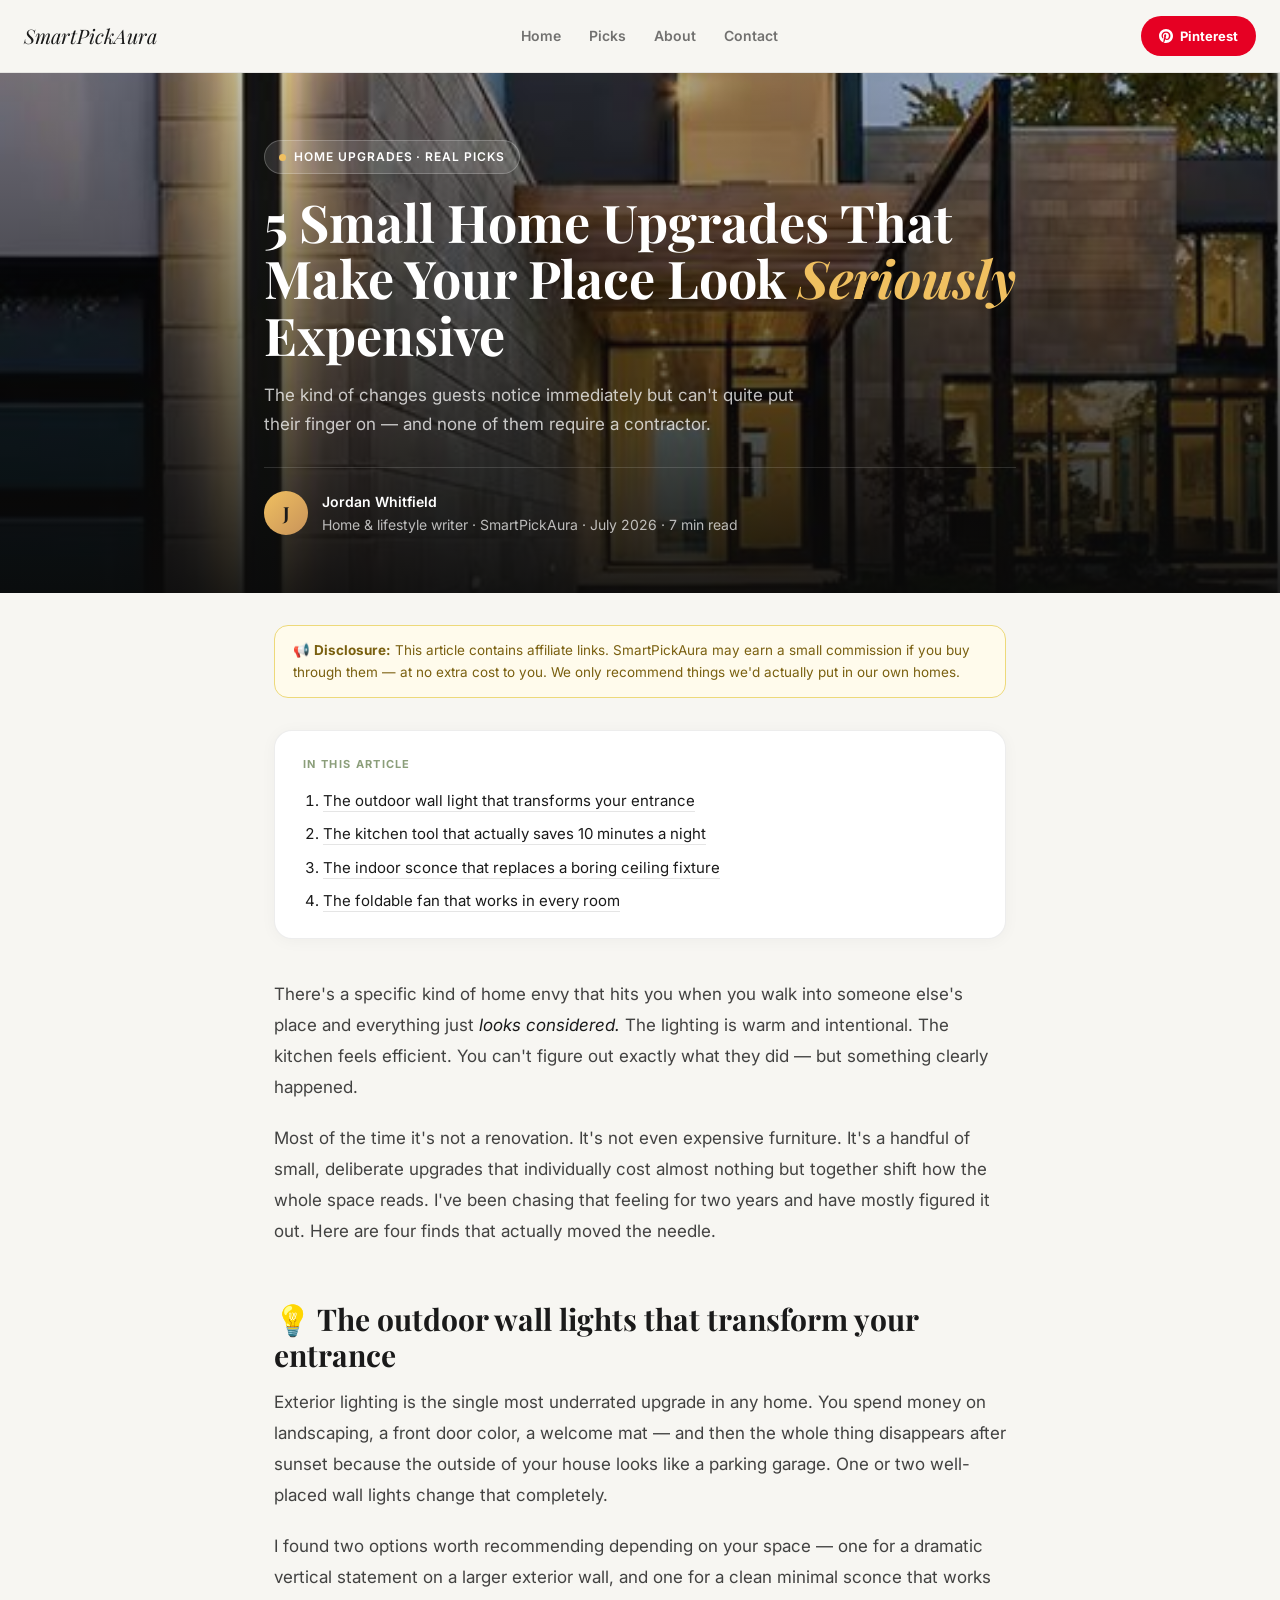
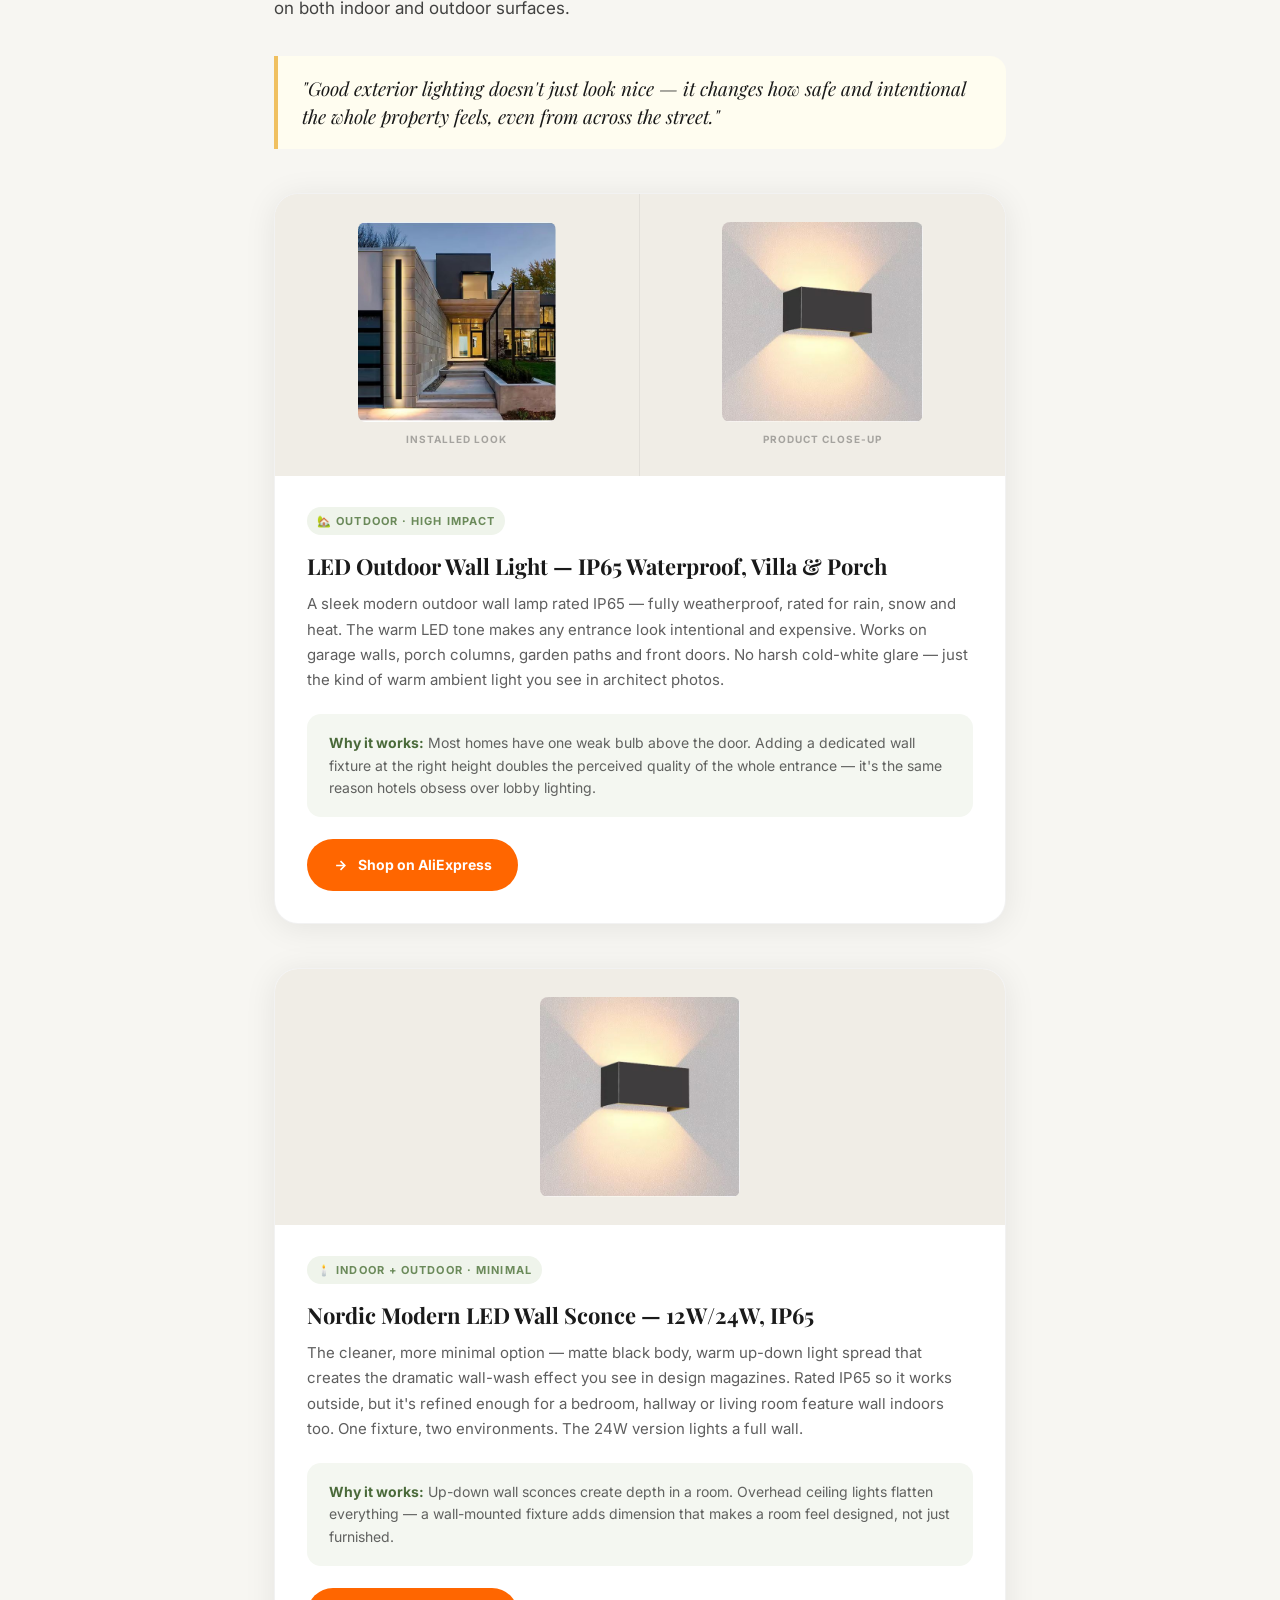
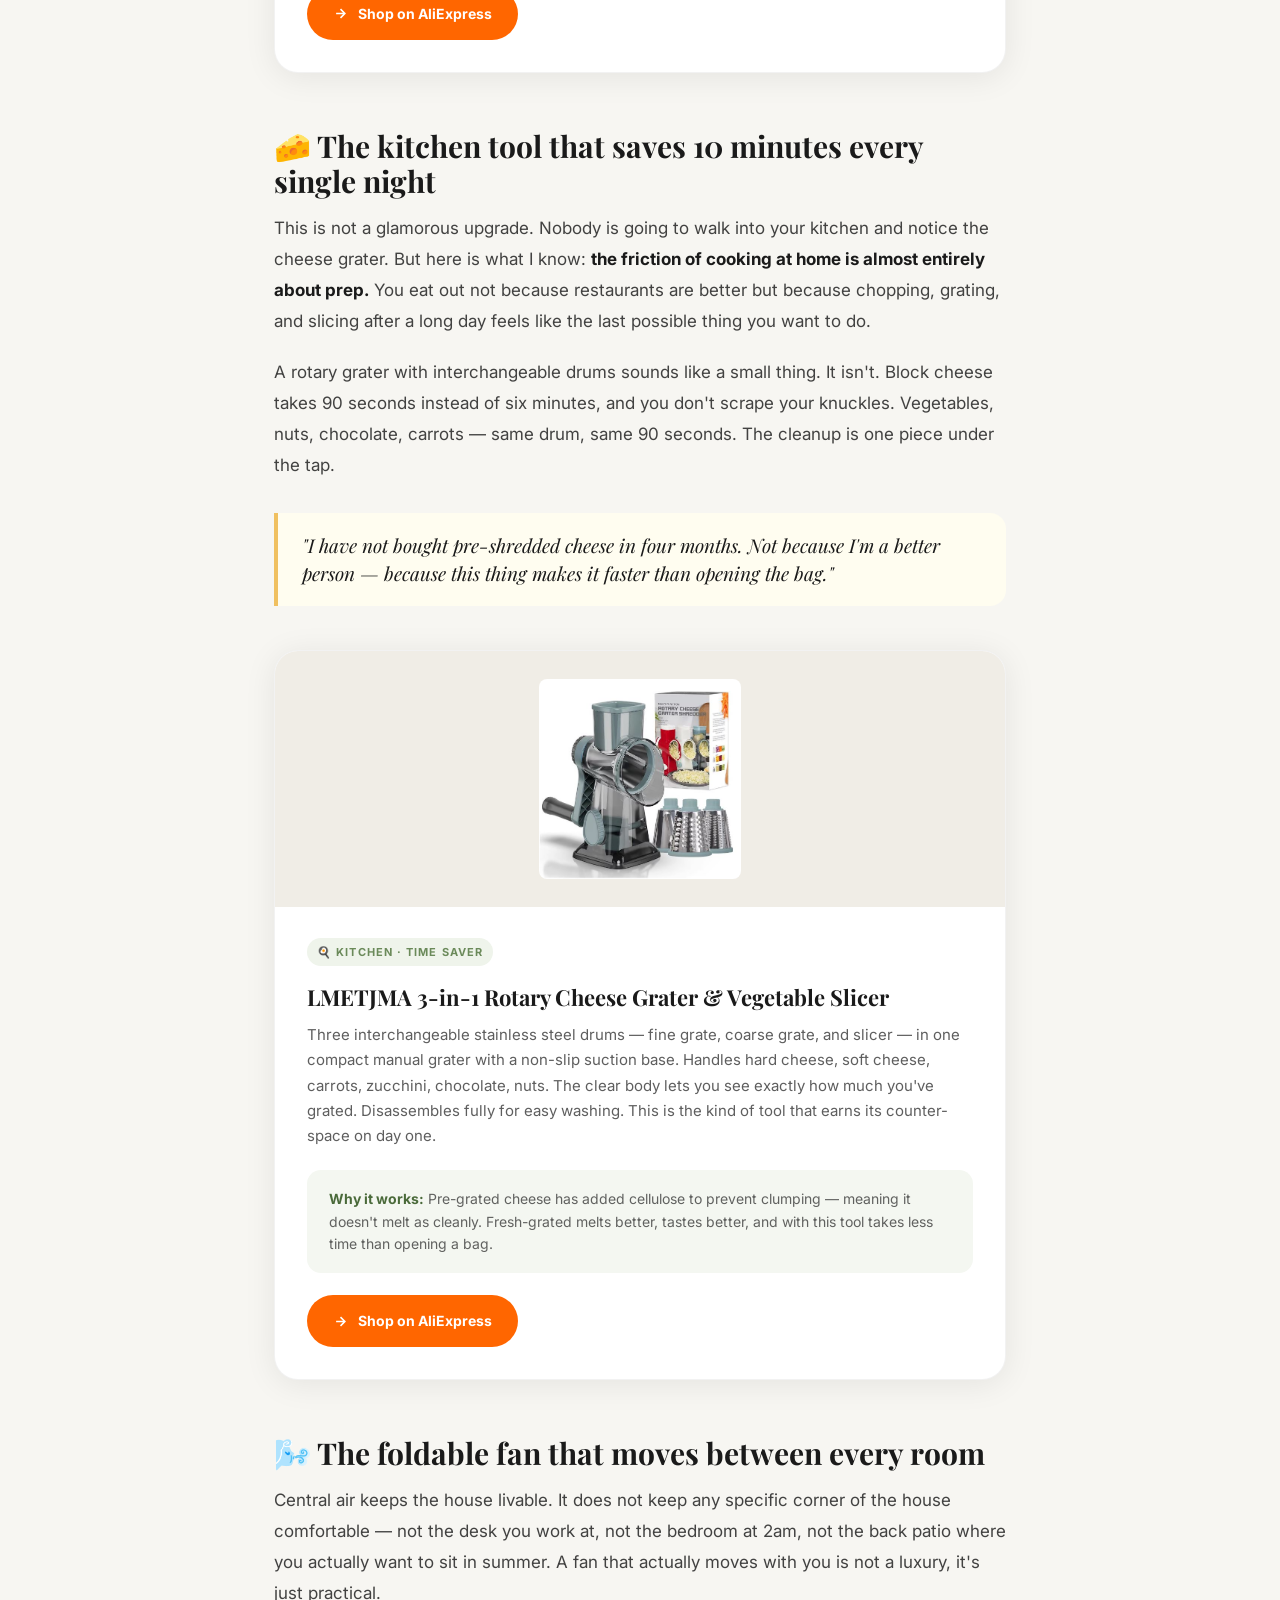
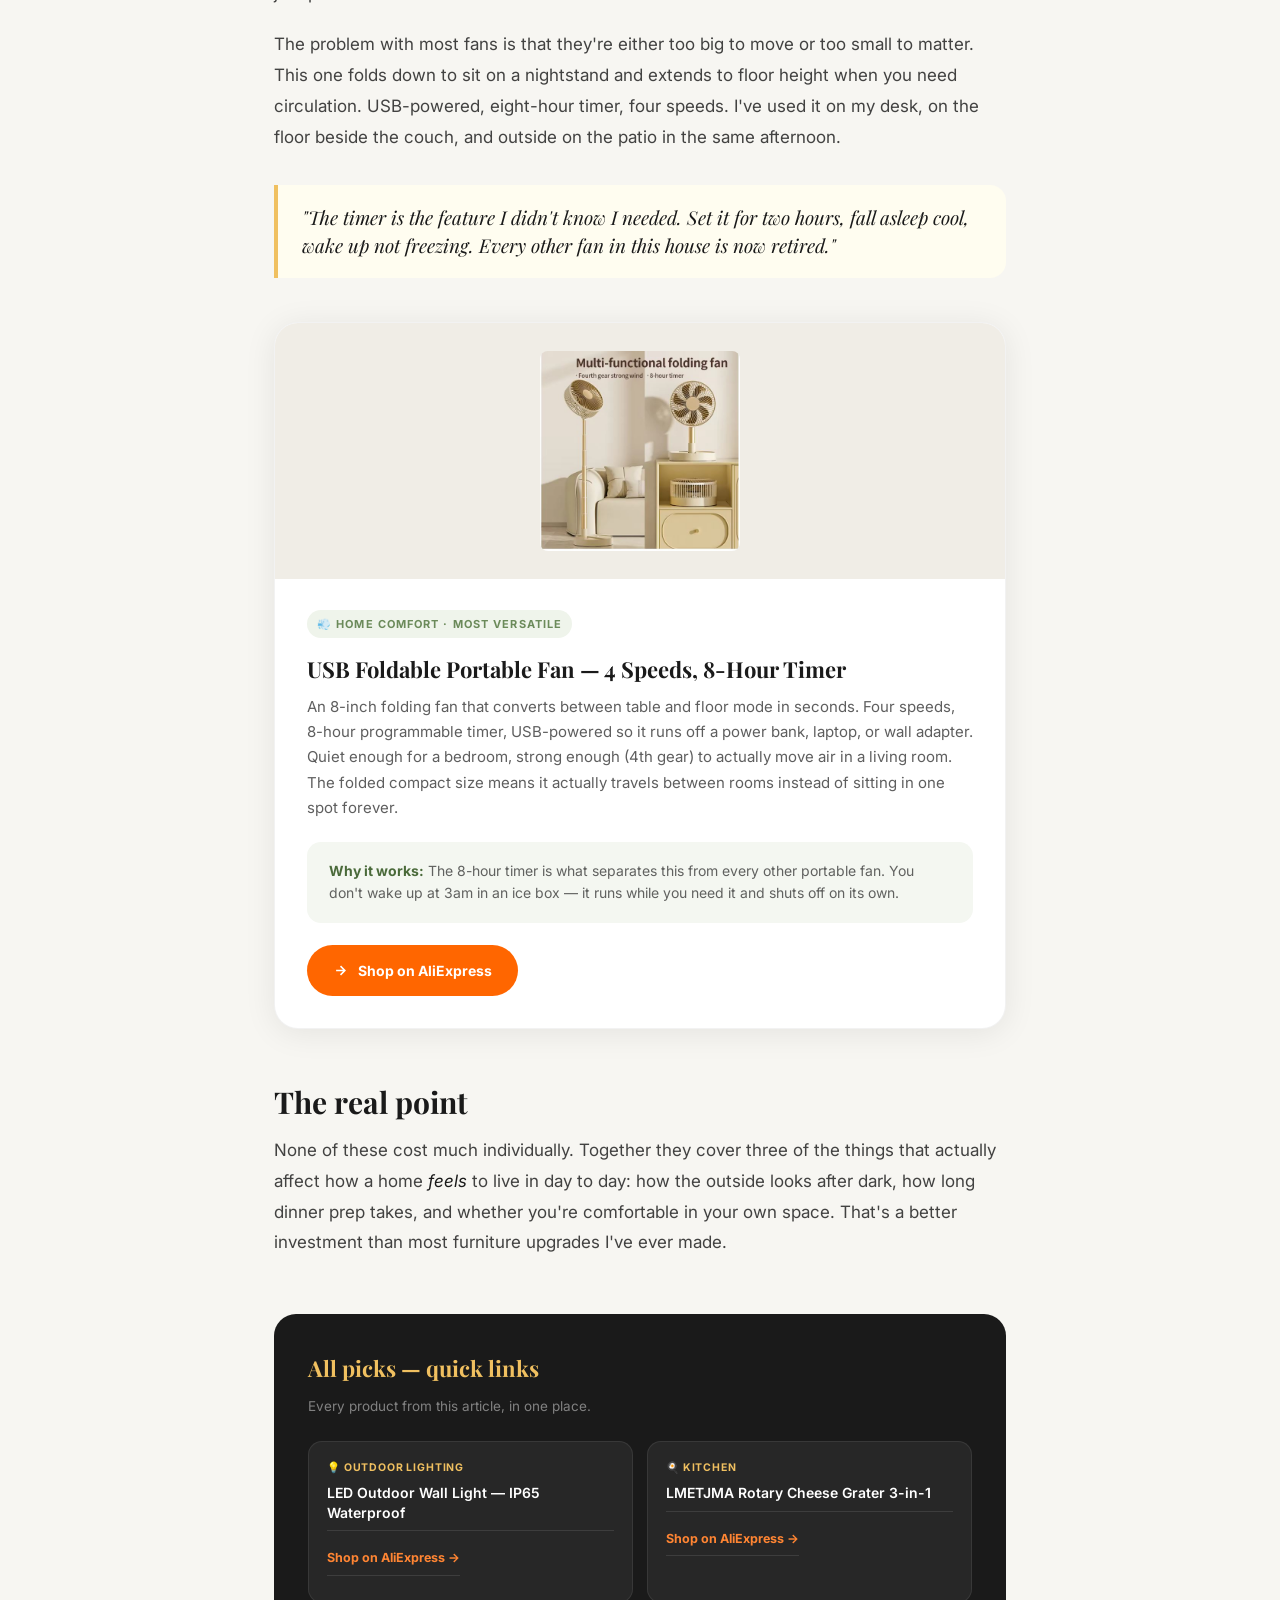
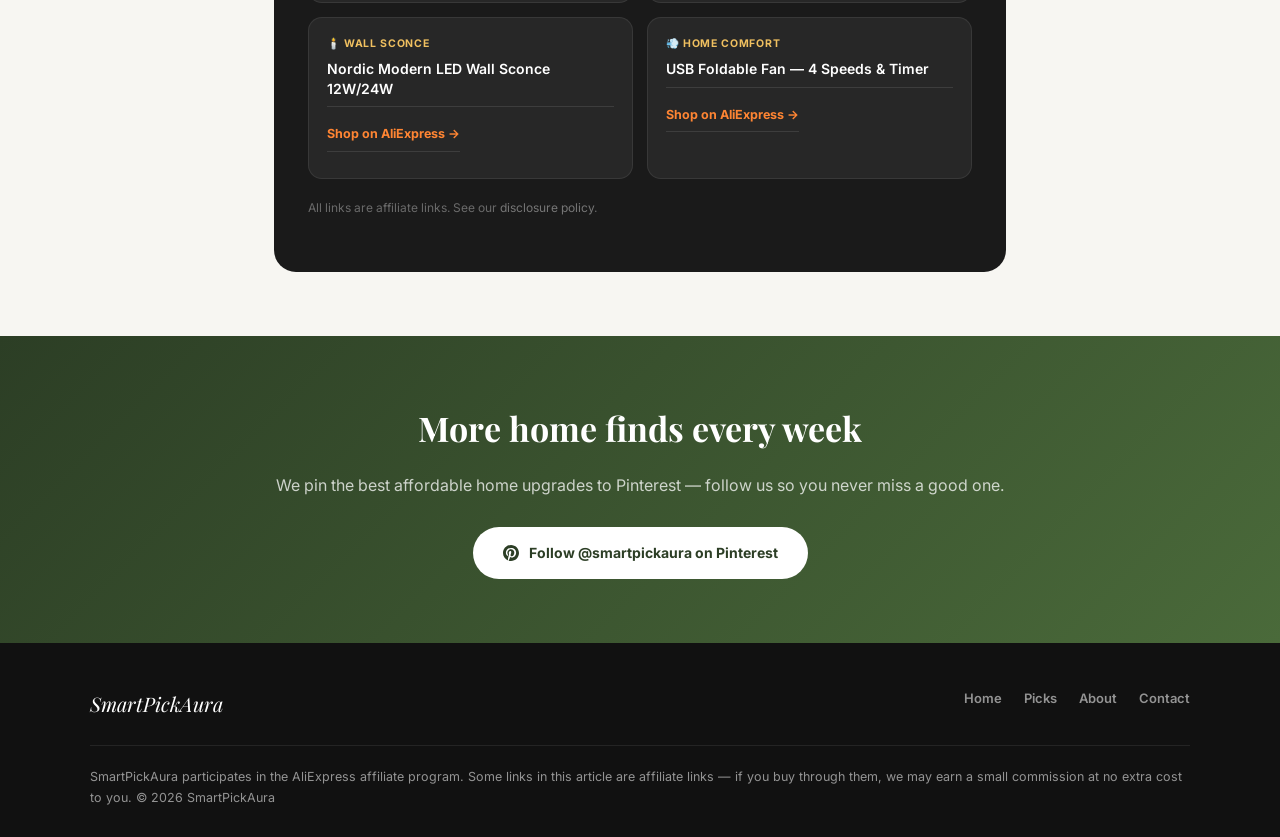
<file: post-home-upgrades.html>
<!DOCTYPE html>
<html lang="en">
<head>
<meta charset="UTF-8"/>
<meta name="viewport" content="width=device-width,initial-scale=1.0"/>
<title>5 Home Upgrades That Look Expensive But Cost Almost Nothing | SmartPickAura</title>
<meta name="description" content="A real homeowner's guide to the small upgrades that make your home look and feel more expensive — outdoor lighting, a kitchen tool that actually saves time, and more."/>
<link rel="preconnect" href="https://fonts.googleapis.com">
<link rel="preconnect" href="https://fonts.gstatic.com" crossorigin>
<link href="https://fonts.googleapis.com/css2?family=Playfair+Display:ital,wght@0,700;0,900;1,700&family=Inter:wght@400;500;600;700&display=swap" rel="stylesheet">
<style>
*{box-sizing:border-box;margin:0;padding:0;}
html{scroll-behavior:smooth;}
body{background:#F7F6F2;color:#1A1A1A;font-family:'Inter',sans-serif;line-height:1.7;-webkit-font-smoothing:antialiased;overflow-x:hidden;}
a{color:inherit;text-decoration:none;}
img{display:block;max-width:100%;}

/* NAV */
nav{position:sticky;top:0;z-index:100;background:rgba(247,246,242,0.96);backdrop-filter:blur(8px);border-bottom:1px solid rgba(0,0,0,0.07);padding:16px 24px;display:flex;align-items:center;justify-content:space-between;}
.logo{font-family:'Playfair Display',serif;font-size:20px;font-style:italic;}
.nav-links{display:flex;gap:28px;font-size:14px;font-weight:600;}
.nav-links a{opacity:0.6;transition:opacity .2s;}
.nav-links a:hover{opacity:1;}
.pin-btn{background:#E60023;color:#fff;font-size:13px;font-weight:700;padding:9px 18px;border-radius:24px;display:flex;align-items:center;gap:7px;transition:transform .2s,box-shadow .2s;}
.pin-btn:hover{transform:translateY(-1px);box-shadow:0 6px 16px rgba(230,0,35,0.3);}
.burger{display:none;background:none;border:none;cursor:pointer;}
.burger span{display:block;width:22px;height:2px;background:#1A1A1A;margin:5px 0;}
.mobile-panel{position:fixed;inset:0;background:#F7F6F2;z-index:99;display:flex;flex-direction:column;align-items:center;justify-content:center;gap:28px;transform:translateY(-100%);transition:transform .35s ease;}
.mobile-panel.open{transform:translateY(0);}
.mobile-panel a{font-family:'Playfair Display',serif;font-size:28px;}

/* HERO */
.hero{position:relative;overflow:hidden;min-height:520px;display:flex;align-items:flex-end;}
.hero-bg{position:absolute;inset:0;}
.hero-bg img{width:100%;height:100%;object-fit:cover;object-position:center;}
.hero-overlay{position:absolute;inset:0;background:linear-gradient(to top, rgba(10,10,10,0.92) 0%, rgba(10,10,10,0.55) 50%, rgba(10,10,10,0.2) 100%);}
.hero-content{position:relative;z-index:1;max-width:800px;margin:0 auto;padding:60px 24px 56px;width:100%;}
.hero-badge{display:inline-flex;align-items:center;gap:8px;background:rgba(255,255,255,0.12);border:1px solid rgba(255,255,255,0.22);border-radius:24px;padding:6px 14px;font-size:12px;font-weight:600;letter-spacing:.08em;text-transform:uppercase;color:#fff;margin-bottom:20px;}
.hero-badge span{width:7px;height:7px;border-radius:50%;background:#F0C060;flex-shrink:0;}
.hero h1{font-family:'Playfair Display',serif;font-size:clamp(28px,5vw,52px);line-height:1.08;color:#fff;margin-bottom:18px;}
.hero h1 em{color:#F0C060;font-style:italic;}
.hero-sub{font-size:17px;color:rgba(255,255,255,0.75);max-width:560px;margin-bottom:28px;}
.hero-meta{display:flex;align-items:center;gap:14px;flex-wrap:wrap;padding-top:22px;border-top:1px solid rgba(255,255,255,0.14);}
.avatar{width:44px;height:44px;border-radius:50%;background:linear-gradient(135deg,#F0C060,#C8935A);display:flex;align-items:center;justify-content:center;font-family:'Playfair Display',serif;font-size:18px;color:#1A1A1A;font-weight:700;flex-shrink:0;}
.hero-meta-text{font-size:14px;color:rgba(255,255,255,0.7);}
.hero-meta-text strong{color:#fff;display:block;font-weight:600;}

/* MAIN WRAP */
.outer{max-width:780px;margin:0 auto;padding:0 24px;}

/* DISCLOSURE */
.disc-box{background:#FFFBEC;border:1px solid #EDD97A;border-radius:14px;padding:14px 18px;font-size:13.5px;color:#7A6010;margin:32px 0;line-height:1.6;}

/* TOC */
.toc{background:#fff;border:1px solid rgba(0,0,0,0.07);border-radius:18px;padding:24px 28px;margin:0 0 40px;box-shadow:0 2px 16px rgba(0,0,0,0.04);}
.toc-lbl{font-size:11px;font-weight:700;letter-spacing:.12em;text-transform:uppercase;color:#8B9E7A;margin-bottom:14px;}
.toc ol{padding-left:20px;display:flex;flex-direction:column;gap:8px;}
.toc li{font-size:15px;}
.toc a{color:#1A1A1A;border-bottom:1px solid rgba(0,0,0,0.1);padding-bottom:1px;}
.toc a:hover{color:#6B8A5A;}

/* BODY */
.body{font-size:17px;line-height:1.82;color:rgba(26,26,26,0.82);}
.body h2{font-family:'Playfair Display',serif;font-size:clamp(22px,3.2vw,30px);color:#1A1A1A;margin:56px 0 14px;line-height:1.18;}
.body p{margin-bottom:20px;}
.body strong{color:#1A1A1A;font-weight:700;}
.body em{font-style:italic;color:#1A1A1A;}

/* PULL QUOTE */
.pq{border-left:4px solid #F0C060;background:#FFFDF0;border-radius:0 16px 16px 0;padding:18px 24px;margin:32px 0;font-family:'Playfair Display',serif;font-style:italic;font-size:19px;color:#1A1A1A;line-height:1.5;}

/* PRODUCT CARD — dual image layout */
.pc{background:#fff;border-radius:24px;overflow:hidden;margin:44px 0;box-shadow:0 4px 32px rgba(0,0,0,0.08);border:1px solid rgba(0,0,0,0.05);}
.pc-images{display:grid;grid-template-columns:1fr 1fr;gap:0;background:#F0EDE6;min-height:240px;}
.pc-images.single{grid-template-columns:1fr;}
.pc-img-slot{display:flex;align-items:center;justify-content:center;padding:28px;background:#F0EDE6;}
.pc-img-slot:not(:last-child){border-right:1px solid rgba(0,0,0,0.06);}
.pc-img-slot img{max-height:200px;object-fit:contain;border-radius:8px;transition:transform .3s ease;}
.pc-img-slot img:hover{transform:scale(1.04);}
.pc-alt-label{font-size:10px;font-weight:700;letter-spacing:.1em;text-transform:uppercase;color:rgba(26,26,26,0.35);text-align:center;margin-top:8px;}
.pc-body{padding:28px 32px 32px;}
.pc-tag{font-size:11px;font-weight:700;letter-spacing:.1em;text-transform:uppercase;color:#6B8A5A;margin-bottom:10px;display:inline-block;background:#EFF4EB;padding:4px 10px;border-radius:20px;}
.pc-body h3{font-family:'Playfair Display',serif;font-size:22px;color:#1A1A1A;margin:8px 0 12px;line-height:1.2;}
.pc-body p{font-size:15px;color:rgba(26,26,26,0.7);line-height:1.68;margin-bottom:22px;}
.shop-btn{display:inline-flex;align-items:center;gap:10px;background:#FF6600;color:#fff;font-weight:700;font-size:14px;padding:13px 26px;border-radius:30px;transition:all .22s ease;}
.shop-btn:hover{background:#E55500;transform:translateY(-2px);box-shadow:0 8px 22px rgba(255,102,0,0.32);}
.shop-btn svg{width:15px;height:15px;flex-shrink:0;}

/* WHY BOX */
.why-box{background:#F4F7F1;border-radius:14px;padding:18px 22px;margin:16px 0 22px;}
.why-box p{font-size:14px;color:rgba(26,26,26,0.68);margin:0;line-height:1.6;}
.why-box strong{color:#4A6A3A;}

/* SUMMARY */
.summary{background:#1A1A1A;color:#fff;border-radius:22px;padding:34px;margin:56px 0 0;}
.summary h3{font-family:'Playfair Display',serif;font-size:22px;margin-bottom:6px;color:#F0C060;}
.summary .sum-sub{font-size:13.5px;color:rgba(255,255,255,0.45);margin-bottom:22px;}
.sum-grid{display:grid;grid-template-columns:1fr 1fr;gap:14px;}
.sum-item{background:rgba(255,255,255,0.06);border:1px solid rgba(255,255,255,0.08);border-radius:14px;padding:16px 18px;}
.sum-item .sum-tag{font-size:10.5px;font-weight:700;letter-spacing:.08em;text-transform:uppercase;color:#F0C060;margin-bottom:6px;}
.sum-item a{font-size:14px;color:#fff;font-weight:600;line-height:1.4;display:block;margin-bottom:10px;border-bottom:1px solid rgba(255,255,255,0.1);padding-bottom:8px;}
.sum-item a:hover{color:#F0C060;}
.sum-item .sum-shop{display:inline-flex;align-items:center;gap:6px;font-size:12.5px;color:#FF8533;font-weight:700;}
.sum-disc{font-size:12px;color:rgba(255,255,255,0.35);margin-top:18px;}

/* CTA */
.cta{background:linear-gradient(135deg,#2C3E25,#4A6A3A);color:#fff;text-align:center;padding:64px 24px;margin-top:64px;}
.cta h2{font-family:'Playfair Display',serif;font-size:clamp(24px,3.5vw,34px);margin-bottom:14px;}
.cta p{font-size:16px;color:rgba(255,255,255,0.75);margin-bottom:28px;}
.cta-btn{display:inline-flex;align-items:center;gap:10px;background:#fff;color:#2C3E25;font-weight:700;font-size:14px;padding:14px 30px;border-radius:30px;transition:all .22s;}
.cta-btn:hover{transform:translateY(-2px);box-shadow:0 10px 28px rgba(0,0,0,0.2);}

/* FOOTER */
footer{background:#111;color:rgba(255,255,255,0.55);padding:44px 24px 28px;}
.footer-inner{max-width:1100px;margin:0 auto;display:flex;justify-content:space-between;align-items:flex-start;flex-wrap:wrap;gap:20px;margin-bottom:24px;}
.footer-logo{font-family:'Playfair Display',serif;font-size:20px;font-style:italic;color:#fff;}
.footer-links{display:flex;gap:22px;font-size:13px;font-weight:600;flex-wrap:wrap;}
.footer-links a{color:rgba(255,255,255,0.55);transition:color .2s;}
.footer-links a:hover{color:#fff;}
.footer-disc{max-width:1100px;margin:0 auto;font-size:12.5px;line-height:1.7;border-top:1px solid rgba(255,255,255,0.08);padding-top:20px;}

/* REVEAL */
.reveal{opacity:0;transform:translateY(22px);transition:opacity .65s ease,transform .65s ease;}
.reveal.in{opacity:1;transform:translateY(0);}

@media(max-width:720px){
  .nav-links{display:none;}
  .burger{display:block;}
  .body{font-size:16px;}
  .pq{font-size:17px;}
  .pc-images{grid-template-columns:1fr;}
  .pc-img-slot:not(:last-child){border-right:none;border-bottom:1px solid rgba(0,0,0,0.06);}
  .sum-grid{grid-template-columns:1fr;}
  .pc-body{padding:22px;}
}
</style>
</head>
<body>

<nav>
  <a href="index.html" class="logo">SmartPickAura</a>
  <div class="nav-links">
    <a href="index.html">Home</a>
    <a href="picks.html">Picks</a>
    <a href="about.html">About</a>
    <a href="contact.html">Contact</a>
  </div>
  <div style="display:flex;align-items:center;gap:12px;">
    <a href="https://pinterest.com/smartpickaura" target="_blank" rel="noopener" class="pin-btn">
      <svg width="14" height="14" viewBox="0 0 24 24" fill="currentColor"><path d="M12 0C5.373 0 0 5.373 0 12c0 5.084 3.163 9.426 7.627 11.174-.105-.949-.2-2.405.042-3.441.218-.937 1.407-5.965 1.407-5.965s-.359-.719-.359-1.782c0-1.668.967-2.914 2.171-2.914 1.023 0 1.518.769 1.518 1.69 0 1.029-.655 2.568-.994 3.995-.283 1.194.599 2.169 1.777 2.169 2.133 0 3.772-2.249 3.772-5.495 0-2.873-2.064-4.882-5.012-4.882-3.414 0-5.418 2.561-5.418 5.207 0 1.031.397 2.138.893 2.738a.36.36 0 0 1 .083.345l-.333 1.36c-.053.22-.174.267-.402.161-1.499-.698-2.436-2.889-2.436-4.649 0-3.785 2.75-7.262 7.929-7.262 4.163 0 7.398 2.967 7.398 6.931 0 4.136-2.607 7.464-6.227 7.464-1.216 0-2.359-.632-2.75-1.378l-.748 2.853c-.271 1.043-1.002 2.35-1.492 3.146C9.57 23.812 10.763 24 12 24c6.627 0 12-5.373 12-12S18.627 0 12 0z"/></svg>
      Pinterest
    </a>
    <button class="burger" id="burger"><span></span><span></span><span></span></button>
  </div>
</nav>

<div class="mobile-panel" id="mobilePanel">
  <a href="index.html">Home</a>
  <a href="picks.html">Picks</a>
  <a href="about.html">About</a>
  <a href="contact.html">Contact</a>
</div>

<!-- HERO — outdoor house image as full background -->
<section class="hero">
  <div class="hero-bg">
    <img src="[data-uri]" alt="Modern house with outdoor LED wall lighting at dusk"/>
  </div>
  <div class="hero-overlay"></div>
  <div class="hero-content">
    <div class="hero-badge"><span></span> Home Upgrades · Real Picks</div>
    <h1>5 Small Home Upgrades That Make Your Place Look <em>Seriously</em> Expensive</h1>
    <p class="hero-sub">The kind of changes guests notice immediately but can't quite put their finger on — and none of them require a contractor.</p>
    <div class="hero-meta">
      <div class="avatar">J</div>
      <div class="hero-meta-text">
        <strong>Jordan Whitfield</strong>
        Home &amp; lifestyle writer · SmartPickAura · July 2026 · 7 min read
      </div>
    </div>
  </div>
</section>

<!-- BODY -->
<div class="outer">

  <div class="disc-box reveal">
    📢 <strong>Disclosure:</strong> This article contains affiliate links. SmartPickAura may earn a small commission if you buy through them — at no extra cost to you. We only recommend things we'd actually put in our own homes.
  </div>

  <div class="toc reveal">
    <div class="toc-lbl">In this article</div>
    <ol>
      <li><a href="#outdoor-light">The outdoor wall light that transforms your entrance</a></li>
      <li><a href="#grater">The kitchen tool that actually saves 10 minutes a night</a></li>
      <li><a href="#sconce">The indoor sconce that replaces a boring ceiling fixture</a></li>
      <li><a href="#fan">The foldable fan that works in every room</a></li>
    </ol>
  </div>

  <div class="body">

    <p>There's a specific kind of home envy that hits you when you walk into someone else's place and everything just <em>looks considered.</em> The lighting is warm and intentional. The kitchen feels efficient. You can't figure out exactly what they did — but something clearly happened.</p>
    <p>Most of the time it's not a renovation. It's not even expensive furniture. It's a handful of small, deliberate upgrades that individually cost almost nothing but together shift how the whole space reads. I've been chasing that feeling for two years and have mostly figured it out. Here are four finds that actually moved the needle.</p>

    <!-- PRODUCT 1 + 3 — BOTH LIGHTS TOGETHER -->
    <h2 id="outdoor-light">💡 The outdoor wall lights that transform your entrance</h2>

    <p>Exterior lighting is the single most underrated upgrade in any home. You spend money on landscaping, a front door color, a welcome mat — and then the whole thing disappears after sunset because the outside of your house looks like a parking garage. One or two well-placed wall lights change that completely.</p>
    <p>I found two options worth recommending depending on your space — one for a dramatic vertical statement on a larger exterior wall, and one for a clean minimal sconce that works on both indoor and outdoor surfaces.</p>

    <div class="pq">"Good exterior lighting doesn't just look nice — it changes how safe and intentional the whole property feels, even from across the street."</div>

    <div class="pc reveal">
      <div class="pc-images">
        <div class="pc-img-slot">
          <div>
            <img src="[data-uri]" alt="Modern villa with LED outdoor wall light on exterior"/>
            <div class="pc-alt-label">Installed look</div>
          </div>
        </div>
        <div class="pc-img-slot">
          <div>
            <img src="[data-uri]" alt="Nordic LED wall sconce warm light up down"/>
            <div class="pc-alt-label">Product close-up</div>
          </div>
        </div>
      </div>
      <div class="pc-body">
        <span class="pc-tag">🏡 Outdoor · High Impact</span>
        <h3>LED Outdoor Wall Light — IP65 Waterproof, Villa & Porch</h3>
        <p>A sleek modern outdoor wall lamp rated IP65 — fully weatherproof, rated for rain, snow and heat. The warm LED tone makes any entrance look intentional and expensive. Works on garage walls, porch columns, garden paths and front doors. No harsh cold-white glare — just the kind of warm ambient light you see in architect photos.</p>
        <div class="why-box"><p><strong>Why it works:</strong> Most homes have one weak bulb above the door. Adding a dedicated wall fixture at the right height doubles the perceived quality of the whole entrance — it's the same reason hotels obsess over lobby lighting.</p></div>
        <a href="https://s.click.aliexpress.com/e/_c4mvdbNx" target="_blank" rel="noopener sponsored" class="shop-btn">
          <svg viewBox="0 0 24 24" fill="none" stroke="currentColor" stroke-width="2.5"><path d="M5 12h14M12 5l7 7-7 7"/></svg>
          Shop on AliExpress
        </a>
      </div>
    </div>

    <div class="pc reveal">
      <div class="pc-images single">
        <div class="pc-img-slot">
          <img src="[data-uri]" alt="Nordic modern LED wall sconce indoor outdoor bedroom living room"/>
        </div>
      </div>
      <div class="pc-body">
        <span class="pc-tag">🕯️ Indoor + Outdoor · Minimal</span>
        <h3>Nordic Modern LED Wall Sconce — 12W/24W, IP65</h3>
        <p>The cleaner, more minimal option — matte black body, warm up-down light spread that creates the dramatic wall-wash effect you see in design magazines. Rated IP65 so it works outside, but it's refined enough for a bedroom, hallway or living room feature wall indoors too. One fixture, two environments. The 24W version lights a full wall.</p>
        <div class="why-box"><p><strong>Why it works:</strong> Up-down wall sconces create depth in a room. Overhead ceiling lights flatten everything — a wall-mounted fixture adds dimension that makes a room feel designed, not just furnished.</p></div>
        <a href="https://s.click.aliexpress.com/e/_c4Se5T1j" target="_blank" rel="noopener sponsored" class="shop-btn">
          <svg viewBox="0 0 24 24" fill="none" stroke="currentColor" stroke-width="2.5"><path d="M5 12h14M12 5l7 7-7 7"/></svg>
          Shop on AliExpress
        </a>
      </div>
    </div>

    <!-- PRODUCT 2 — GRATER -->
    <h2 id="grater">🧀 The kitchen tool that saves 10 minutes every single night</h2>

    <p>This is not a glamorous upgrade. Nobody is going to walk into your kitchen and notice the cheese grater. But here is what I know: <strong>the friction of cooking at home is almost entirely about prep.</strong> You eat out not because restaurants are better but because chopping, grating, and slicing after a long day feels like the last possible thing you want to do.</p>
    <p>A rotary grater with interchangeable drums sounds like a small thing. It isn't. Block cheese takes 90 seconds instead of six minutes, and you don't scrape your knuckles. Vegetables, nuts, chocolate, carrots — same drum, same 90 seconds. The cleanup is one piece under the tap.</p>

    <div class="pq">"I have not bought pre-shredded cheese in four months. Not because I'm a better person — because this thing makes it faster than opening the bag."</div>

    <div class="pc reveal">
      <div class="pc-images single">
        <div class="pc-img-slot">
          <img src="[data-uri]" alt="LMETJMA 3-in-1 Rotary Cheese Grater Vegetable Slicer with 3 drum attachments"/>
        </div>
      </div>
      <div class="pc-body">
        <span class="pc-tag">🍳 Kitchen · Time Saver</span>
        <h3>LMETJMA 3-in-1 Rotary Cheese Grater &amp; Vegetable Slicer</h3>
        <p>Three interchangeable stainless steel drums — fine grate, coarse grate, and slicer — in one compact manual grater with a non-slip suction base. Handles hard cheese, soft cheese, carrots, zucchini, chocolate, nuts. The clear body lets you see exactly how much you've grated. Disassembles fully for easy washing. This is the kind of tool that earns its counter-space on day one.</p>
        <div class="why-box"><p><strong>Why it works:</strong> Pre-grated cheese has added cellulose to prevent clumping — meaning it doesn't melt as cleanly. Fresh-grated melts better, tastes better, and with this tool takes less time than opening a bag.</p></div>
        <a href="https://s.click.aliexpress.com/e/_c3Pj0JZL" target="_blank" rel="noopener sponsored" class="shop-btn">
          <svg viewBox="0 0 24 24" fill="none" stroke="currentColor" stroke-width="2.5"><path d="M5 12h14M12 5l7 7-7 7"/></svg>
          Shop on AliExpress
        </a>
      </div>
    </div>

    <!-- PRODUCT 4 — FAN -->
    <h2 id="fan">🌬️ The foldable fan that moves between every room</h2>

    <p>Central air keeps the house livable. It does not keep any specific corner of the house comfortable — not the desk you work at, not the bedroom at 2am, not the back patio where you actually want to sit in summer. A fan that actually moves with you is not a luxury, it's just practical.</p>
    <p>The problem with most fans is that they're either too big to move or too small to matter. This one folds down to sit on a nightstand and extends to floor height when you need circulation. USB-powered, eight-hour timer, four speeds. I've used it on my desk, on the floor beside the couch, and outside on the patio in the same afternoon.</p>

    <div class="pq">"The timer is the feature I didn't know I needed. Set it for two hours, fall asleep cool, wake up not freezing. Every other fan in this house is now retired."</div>

    <div class="pc reveal">
      <div class="pc-images single">
        <div class="pc-img-slot">
          <img src="[data-uri]" alt="USB foldable portable fan floor and table mode 4 speeds timer"/>
        </div>
      </div>
      <div class="pc-body">
        <span class="pc-tag">💨 Home Comfort · Most Versatile</span>
        <h3>USB Foldable Portable Fan — 4 Speeds, 8-Hour Timer</h3>
        <p>An 8-inch folding fan that converts between table and floor mode in seconds. Four speeds, 8-hour programmable timer, USB-powered so it runs off a power bank, laptop, or wall adapter. Quiet enough for a bedroom, strong enough (4th gear) to actually move air in a living room. The folded compact size means it actually travels between rooms instead of sitting in one spot forever.</p>
        <div class="why-box"><p><strong>Why it works:</strong> The 8-hour timer is what separates this from every other portable fan. You don't wake up at 3am in an ice box — it runs while you need it and shuts off on its own.</p></div>
        <a href="https://s.click.aliexpress.com/e/_c3U0VMnF" target="_blank" rel="noopener sponsored" class="shop-btn">
          <svg viewBox="0 0 24 24" fill="none" stroke="currentColor" stroke-width="2.5"><path d="M5 12h14M12 5l7 7-7 7"/></svg>
          Shop on AliExpress
        </a>
      </div>
    </div>

    <h2>The real point</h2>
    <p>None of these cost much individually. Together they cover three of the things that actually affect how a home <em>feels</em> to live in day to day: how the outside looks after dark, how long dinner prep takes, and whether you're comfortable in your own space. That's a better investment than most furniture upgrades I've ever made.</p>

    <!-- SUMMARY GRID -->
    <div class="summary reveal">
      <h3>All picks — quick links</h3>
      <p class="sum-sub">Every product from this article, in one place.</p>
      <div class="sum-grid">
        <div class="sum-item">
          <div class="sum-tag">💡 Outdoor Lighting</div>
          <a href="https://s.click.aliexpress.com/e/_c4mvdbNx" target="_blank" rel="noopener sponsored">LED Outdoor Wall Light — IP65 Waterproof</a>
          <a href="https://s.click.aliexpress.com/e/_c4mvdbNx" target="_blank" rel="noopener sponsored" class="sum-shop">Shop on AliExpress →</a>
        </div>
        <div class="sum-item">
          <div class="sum-tag">🍳 Kitchen</div>
          <a href="https://s.click.aliexpress.com/e/_c3Pj0JZL" target="_blank" rel="noopener sponsored">LMETJMA Rotary Cheese Grater 3-in-1</a>
          <a href="https://s.click.aliexpress.com/e/_c3Pj0JZL" target="_blank" rel="noopener sponsored" class="sum-shop">Shop on AliExpress →</a>
        </div>
        <div class="sum-item">
          <div class="sum-tag">🕯️ Wall Sconce</div>
          <a href="https://s.click.aliexpress.com/e/_c4Se5T1j" target="_blank" rel="noopener sponsored">Nordic Modern LED Wall Sconce 12W/24W</a>
          <a href="https://s.click.aliexpress.com/e/_c4Se5T1j" target="_blank" rel="noopener sponsored" class="sum-shop">Shop on AliExpress →</a>
        </div>
        <div class="sum-item">
          <div class="sum-tag">💨 Home Comfort</div>
          <a href="https://s.click.aliexpress.com/e/_c3U0VMnF" target="_blank" rel="noopener sponsored">USB Foldable Fan — 4 Speeds &amp; Timer</a>
          <a href="https://s.click.aliexpress.com/e/_c3U0VMnF" target="_blank" rel="noopener sponsored" class="sum-shop">Shop on AliExpress →</a>
        </div>
      </div>
      <p class="sum-disc">All links are affiliate links. See our <a href="about.html" style="color:rgba(255,255,255,0.4);">disclosure policy</a>.</p>
    </div>

  </div>
</div>

<!-- CTA -->
<section class="cta">
  <h2>More home finds every week</h2>
  <p>We pin the best affordable home upgrades to Pinterest — follow us so you never miss a good one.</p>
  <a href="https://pinterest.com/smartpickaura" target="_blank" rel="noopener" class="cta-btn">
    <svg width="16" height="16" viewBox="0 0 24 24" fill="#2C3E25"><path d="M12 0C5.373 0 0 5.373 0 12c0 5.084 3.163 9.426 7.627 11.174-.105-.949-.2-2.405.042-3.441.218-.937 1.407-5.965 1.407-5.965s-.359-.719-.359-1.782c0-1.668.967-2.914 2.171-2.914 1.023 0 1.518.769 1.518 1.69 0 1.029-.655 2.568-.994 3.995-.283 1.194.599 2.169 1.777 2.169 2.133 0 3.772-2.249 3.772-5.495 0-2.873-2.064-4.882-5.012-4.882-3.414 0-5.418 2.561-5.418 5.207 0 1.031.397 2.138.893 2.738a.36.36 0 0 1 .083.345l-.333 1.36c-.053.22-.174.267-.402.161-1.499-.698-2.436-2.889-2.436-4.649 0-3.785 2.75-7.262 7.929-7.262 4.163 0 7.398 2.967 7.398 6.931 0 4.136-2.607 7.464-6.227 7.464-1.216 0-2.359-.632-2.75-1.378l-.748 2.853c-.271 1.043-1.002 2.35-1.492 3.146C9.57 23.812 10.763 24 12 24c6.627 0 12-5.373 12-12S18.627 0 12 0z"/></svg>
    Follow @smartpickaura on Pinterest
  </a>
</section>

<!-- FOOTER -->
<footer>
  <div class="footer-inner">
    <a href="index.html" class="footer-logo">SmartPickAura</a>
    <div class="footer-links">
      <a href="index.html">Home</a>
      <a href="picks.html">Picks</a>
      <a href="about.html">About</a>
      <a href="contact.html">Contact</a>
    </div>
  </div>
  <div class="footer-disc">
    SmartPickAura participates in the AliExpress affiliate program. Some links in this article are affiliate links — if you buy through them, we may earn a small commission at no extra cost to you. &copy; <span id="year"></span> SmartPickAura
  </div>
</footer>

<script>
var b=document.getElementById('burger'),p=document.getElementById('mobilePanel');
if(b&&p){b.addEventListener('click',function(){p.classList.toggle('open');});p.querySelectorAll('a').forEach(function(a){a.addEventListener('click',function(){p.classList.remove('open');});});}
var io=new IntersectionObserver(function(e){e.forEach(function(x){if(x.isIntersecting){x.target.classList.add('in');io.unobserve(x.target);}});},{threshold:0.1});
document.querySelectorAll('.reveal').forEach(function(el){io.observe(el);});
document.getElementById('year').textContent=new Date().getFullYear();
</script>
</body>
</html>
</file>
